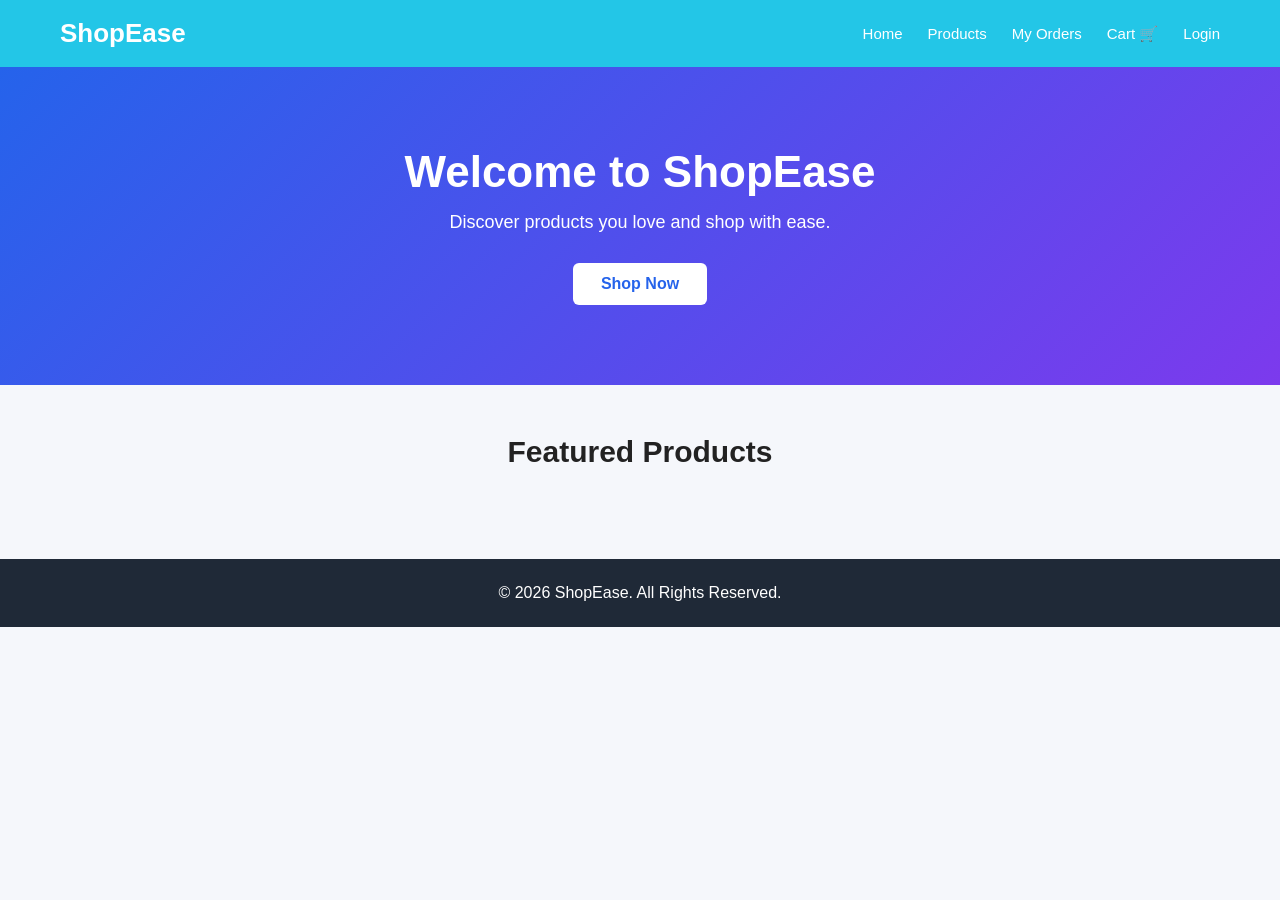
<file: index.html>
<!DOCTYPE html>
<html lang="en">
<head>
    <meta charset="UTF-8">
    <meta name="viewport" content="width=device-width, initial-scale=1.0">

    <title>ShopEase - E-commerce Website</title>

    <link rel="stylesheet" href="style.css">
</head>

<body>

    <!-- Header -->
    <header class="navbar">

        <div class="logo">
            ShopEase
        </div>

        <nav>
            <a href="index.html">Home</a>
            <a href="pages/products.html">Products</a>
            <a href="pages/orders.html">My Orders</a>
            <a href="pages/cart.html">Cart 🛒</a>
            <a href="pages/login.html">Login</a>
        </nav>

    </header>


    <!-- Main Dashboard -->
    <main>

        <!-- Welcome Section -->
        <section class="hero">

            <h1>Welcome to ShopEase</h1>

            <p>
                Discover products you love and shop with ease.
            </p>

            <button>
                Shop Now
            </button>

        </section>


        <!-- Products Section -->
        <section class="products-section">

            <h2>Featured Products</h2>

            <div id="productContainer" class="product-container">

                <!-- Products will be displayed here using JavaScript -->

            </div>

        </section>

    </main>


    <!-- Footer -->
    <footer>

        <p>
            © 2026 ShopEase. All Rights Reserved.
        </p>

    </footer>


    <script src="script.js"></script>

</body>
</html>
</file>
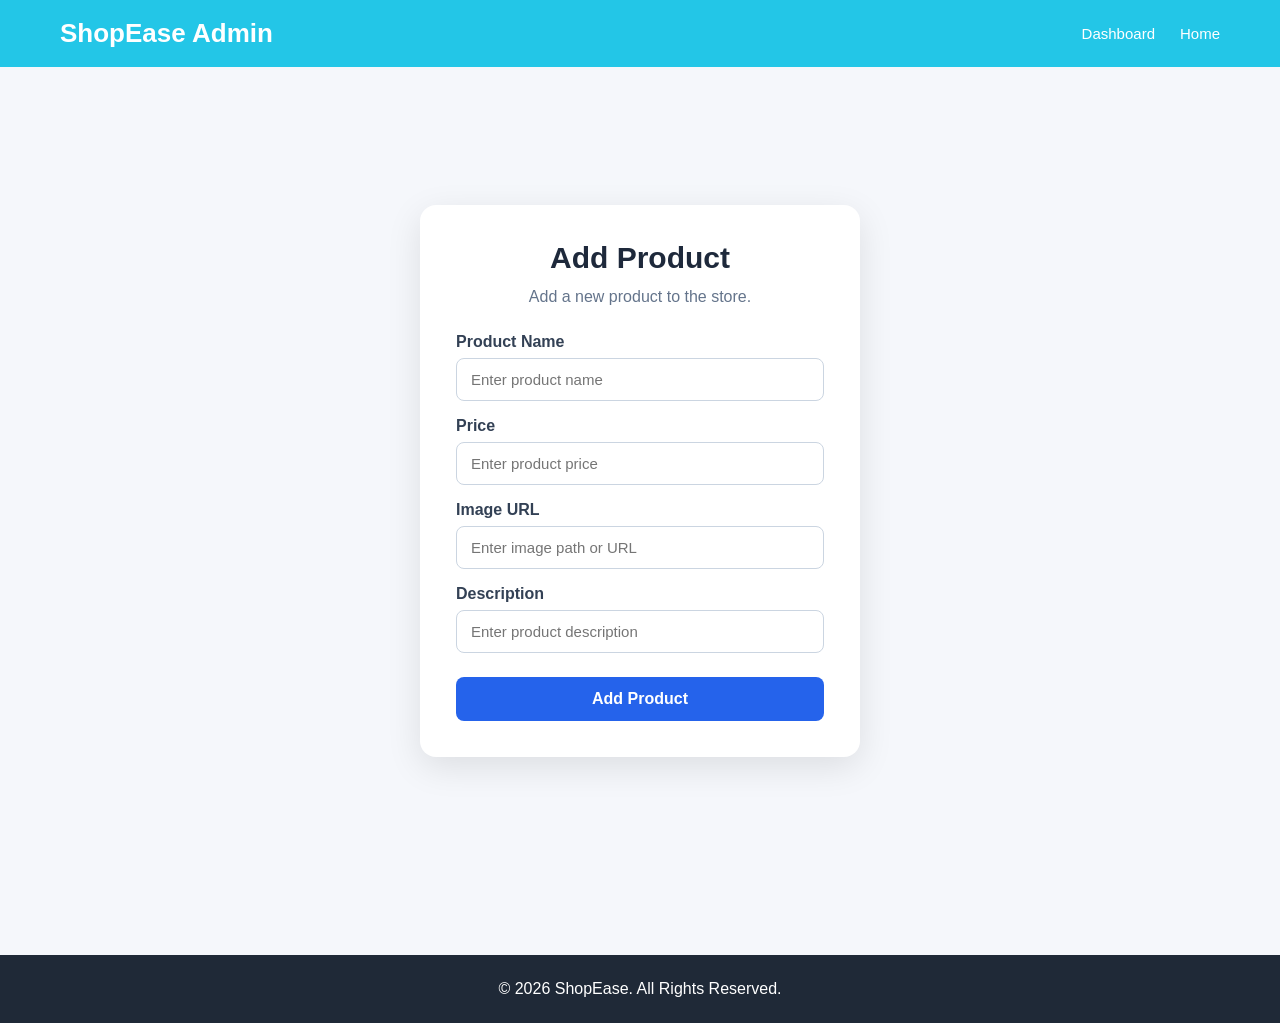
<file: admin/add-product.html>
<!DOCTYPE html>
<html lang="en">

<head>

    <meta charset="UTF-8">

    <meta name="viewport"
          content="width=device-width, initial-scale=1.0">

    <title>Add Product - ShopEase</title>

    <link rel="stylesheet"
          href="../style.css">

</head>

<body>

    <!-- Header -->

    <header class="navbar">

        <div class="logo">
            ShopEase Admin
        </div>

        <nav>

            <a href="admin-dashboard.html">
                Dashboard
            </a>

            <a href="../index.html">
                Home
            </a>

        </nav>

    </header>


    <!-- Add Product Section -->

    <main>

        <section class="auth-section">

            <div class="auth-card">

                <h1>
                    Add Product
                </h1>

                <p>
                    Add a new product to the store.
                </p>


                <form id="addProductForm">

                    <label for="productName">
                        Product Name
                    </label>

                    <input
                        type="text"
                        id="productName"
                        placeholder="Enter product name"
                        required
                    >


                    <label for="productPrice">
                        Price
                    </label>

                    <input
                        type="number"
                        id="productPrice"
                        placeholder="Enter product price"
                        min="1"
                        required
                    >


                    <label for="productImage">
                        Image URL
                    </label>

                    <input
                        type="text"
                        id="productImage"
                        placeholder="Enter image path or URL"
                        required
                    >


                    <label for="productDescription">
                        Description
                    </label>

                    <input
                        type="text"
                        id="productDescription"
                        placeholder="Enter product description"
                        required
                    >


                    <button type="submit">
                        Add Product
                    </button>

                </form>

            </div>

        </section>

    </main>


    <!-- Footer -->

    <footer>

        <p>
            © 2026 ShopEase. All Rights Reserved.
        </p>

    </footer>


    <script src="../script.js"></script>

</body>

</html>
</file>
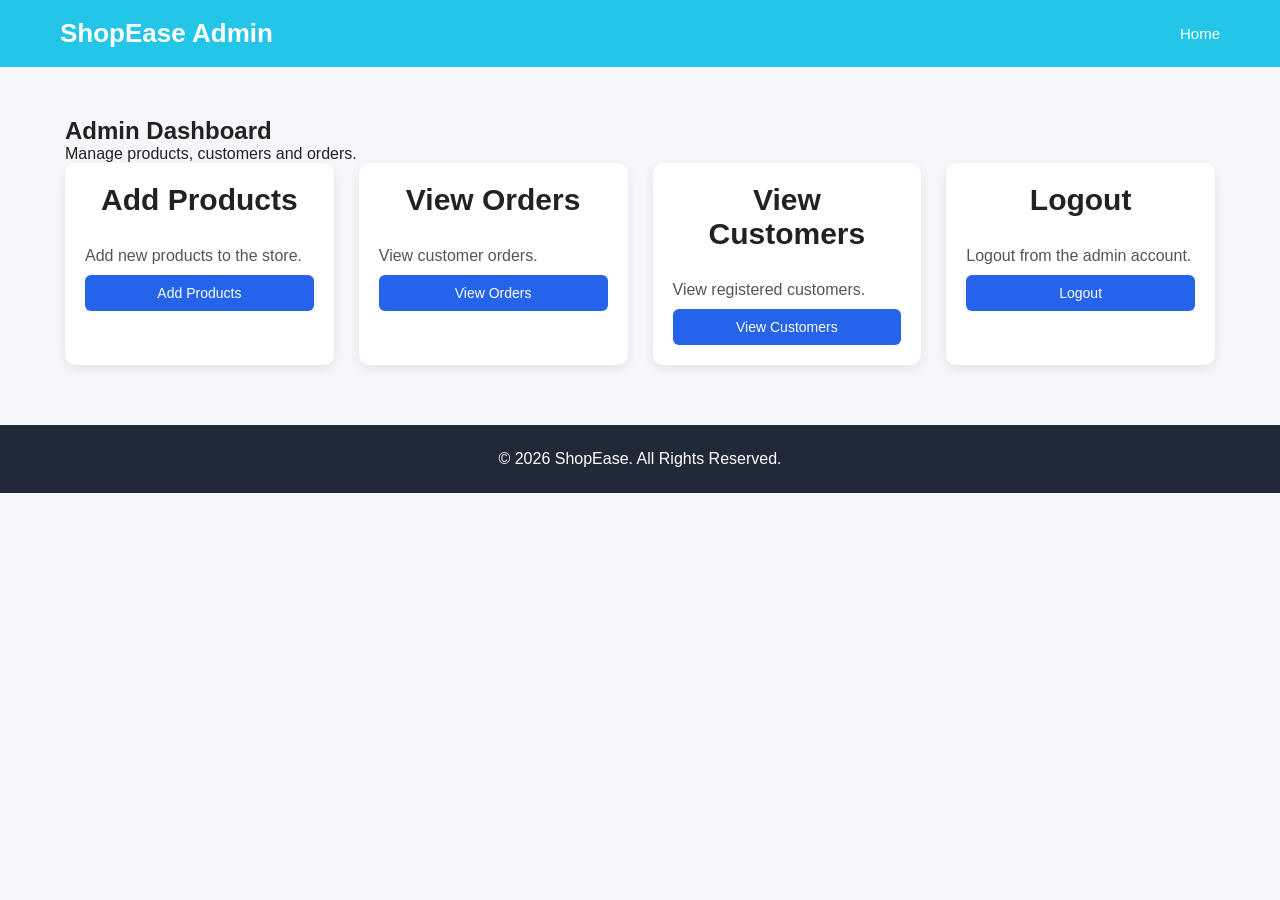
<file: admin/admin-dashboard.html>
<!DOCTYPE html>
<html lang="en">

<head>

    <meta charset="UTF-8">

    <meta name="viewport"
          content="width=device-width, initial-scale=1.0">

    <title>Admin Dashboard - ShopEase</title>

    <link rel="stylesheet"
          href="../style.css">

</head>

<body>

    <!-- Header -->

    <header class="navbar">

        <div class="logo">
            ShopEase Admin
        </div>

        <nav>

            <a href="../index.html">
                Home
            </a>

        </nav>

    </header>


    <!-- Admin Dashboard -->

    <main>

        <section class="products-section">

            <h1>
                Admin Dashboard
            </h1>

            <p>
                Manage products, customers and orders.
            </p>


            <div class="product-container">

                <div class="product-card">

                    <h2>
                        Add Products
                    </h2>

                    <p>
                        Add new products to the store.
                    </p>

                    <a href="add-product.html">
                        <button>
                            Add Products
                        </button>
                    </a>

                </div>


                <div class="product-card">

                    <h2>
                        View Orders
                    </h2>

                    <p>
                        View customer orders.
                    </p>

                    <a href="view-orders.html">
                        <button>
                            View Orders
                        </button>
                    </a>

                </div>


                <div class="product-card">

                    <h2>
                        View Customers
                    </h2>

                    <p>
                        View registered customers.
                    </p>

                    <a href="view-customers.html">
                        <button>
                            View Customers
                        </button>
                    </a>

                </div>


                <div class="product-card">

                    <h2>
                        Logout
                    </h2>

                    <p>
                        Logout from the admin account.
                    </p>

                    <button onclick="logoutAdmin()">
                        Logout
                    </button>

                </div>

            </div>

        </section>

    </main>


    <!-- Footer -->

    <footer>

        <p>
            © 2026 ShopEase. All Rights Reserved.
        </p>

    </footer>


    <script src="../script.js"></script>

</body>

</html>
</file>
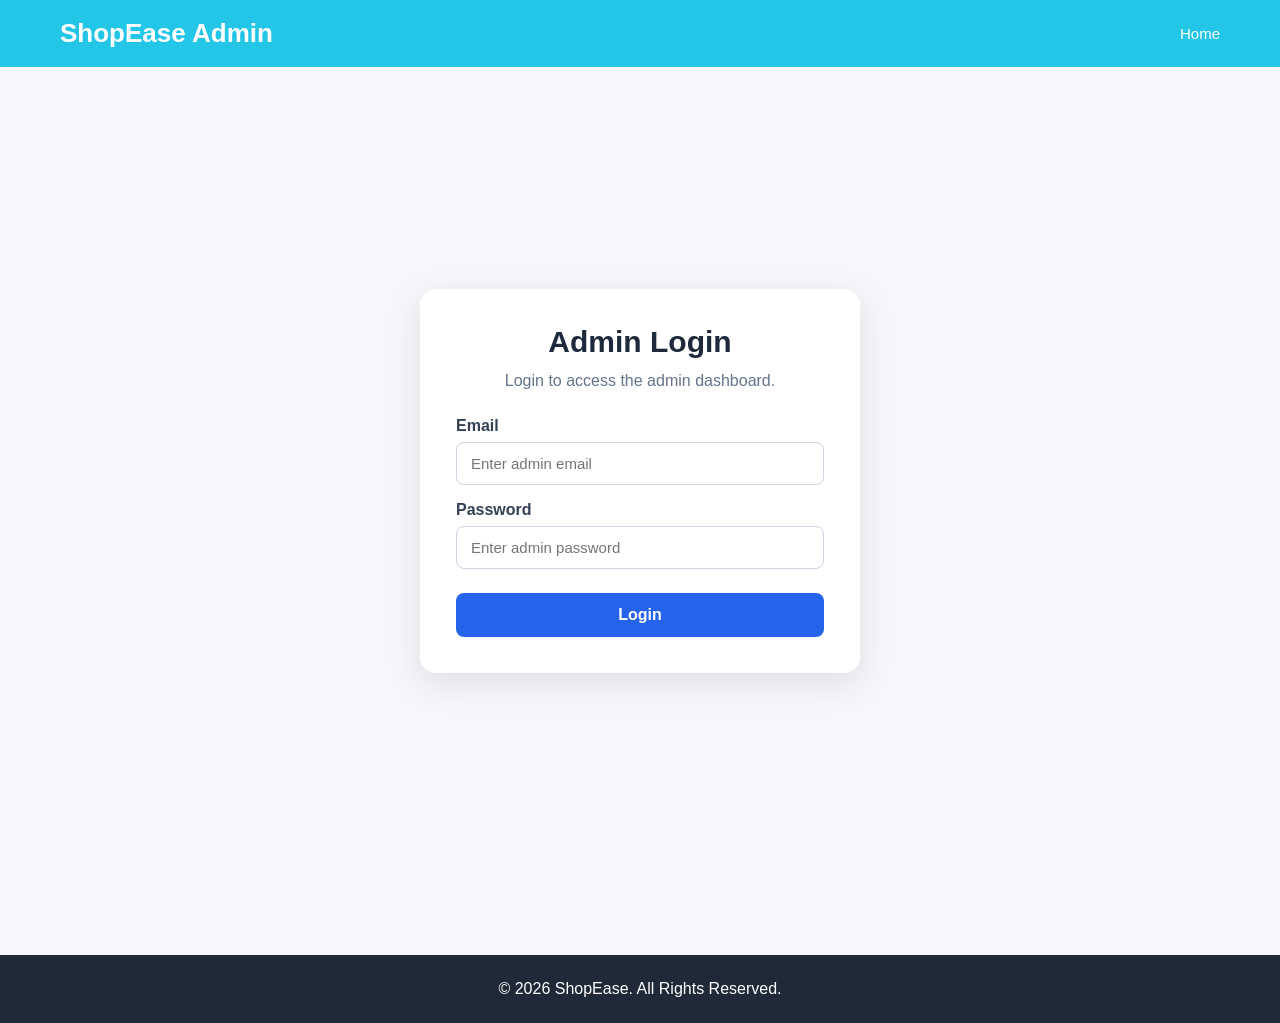
<file: admin/admin-login.html>
<!DOCTYPE html>
<html lang="en">

<head>

    <meta charset="UTF-8">

    <meta name="viewport"
          content="width=device-width, initial-scale=1.0">

    <title>Admin Login - ShopEase</title>

    <link rel="stylesheet"
          href="../style.css">

</head>


<body>

    <!-- Header -->

    <header class="navbar">

        <div class="logo">
            ShopEase Admin
        </div>

        <nav>

            <a href="../index.html">
                Home
            </a>

        </nav>

    </header>


    <!-- Admin Login -->

    <main>

        <section class="auth-section">

            <div class="auth-card">

                <h1>
                    Admin Login
                </h1>

                <p>
                    Login to access the admin dashboard.
                </p>


                <form id="adminLoginForm">

                    <label for="adminEmail">
                        Email
                    </label>

                    <input
                        type="email"
                        id="adminEmail"
                        placeholder="Enter admin email"
                        required
                    >


                    <label for="adminPassword">
                        Password
                    </label>

                    <input
                        type="password"
                        id="adminPassword"
                        placeholder="Enter admin password"
                        required
                    >


                    <button type="submit">
                        Login
                    </button>

                </form>

            </div>

        </section>

    </main>


    <!-- Footer -->

    <footer>

        <p>
            © 2026 ShopEase. All Rights Reserved.
        </p>

    </footer>


    <script src="../script.js"></script>

</body>

</html>
</file>
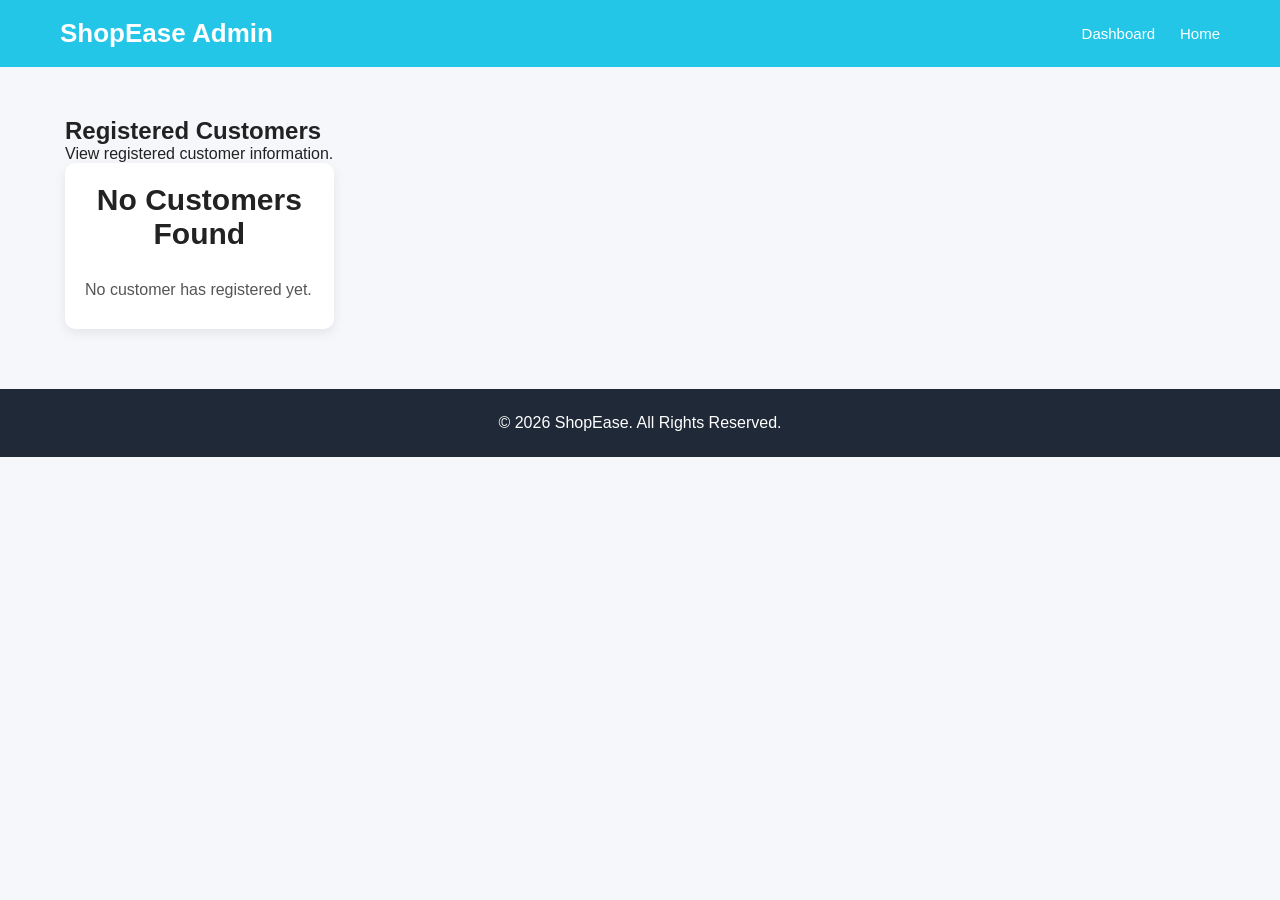
<file: admin/view-customers.html>
<!DOCTYPE html>
<html lang="en">

<head>

    <meta charset="UTF-8">

    <meta name="viewport"
          content="width=device-width, initial-scale=1.0">

    <title>View Customers - ShopEase</title>

    <link rel="stylesheet"
          href="../style.css">

</head>

<body>

    <!-- Header -->

    <header class="navbar">

        <div class="logo">
            ShopEase Admin
        </div>

        <nav>

            <a href="admin-dashboard.html">
                Dashboard
            </a>

            <a href="../index.html">
                Home
            </a>

        </nav>

    </header>


    <!-- Customers Section -->

    <main>

        <section class="products-section">

            <h1>
                Registered Customers
            </h1>

            <p>
                View registered customer information.
            </p>


            <div id="customersContainer"
                 class="product-container">

                <!-- Customers will be displayed here -->

            </div>

        </section>

    </main>


    <!-- Footer -->

    <footer>

        <p>
            © 2026 ShopEase. All Rights Reserved.
        </p>

    </footer>


    <script src="../script.js"></script>

</body>

</html>
</file>
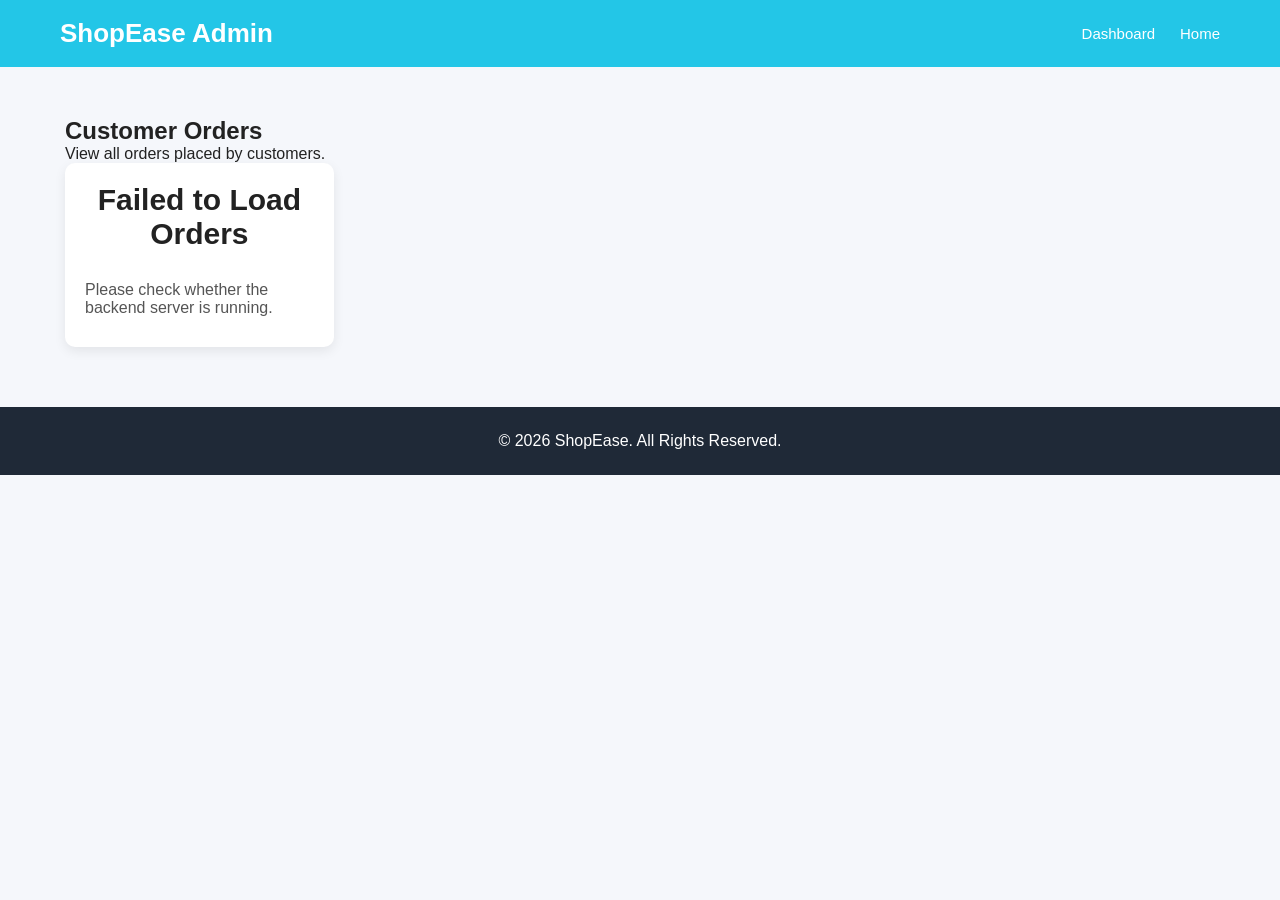
<file: admin/view-orders.html>
<!DOCTYPE html>
<html lang="en">

<head>

    <meta charset="UTF-8">

    <meta name="viewport"
          content="width=device-width, initial-scale=1.0">

    <title>View Orders - ShopEase</title>

    <link rel="stylesheet"
          href="../style.css">

</head>

<body>

    <!-- Header -->

    <header class="navbar">

        <div class="logo">
            ShopEase Admin
        </div>

        <nav>

            <a href="admin-dashboard.html">
                Dashboard
            </a>

            <a href="../index.html">
                Home
            </a>

        </nav>

    </header>


    <!-- Orders Section -->

    <main>

        <section class="products-section">

            <h1>
                Customer Orders
            </h1>

            <p>
                View all orders placed by customers.
            </p>


            <div id="adminOrdersContainer"
                 class="product-container">

                <!-- Orders will be displayed here -->

            </div>

        </section>

    </main>


    <!-- Footer -->

    <footer>

        <p>
            © 2026 ShopEase. All Rights Reserved.
        </p>

    </footer>


    <script src="../script.js"></script>

</body>

</html>
</file>
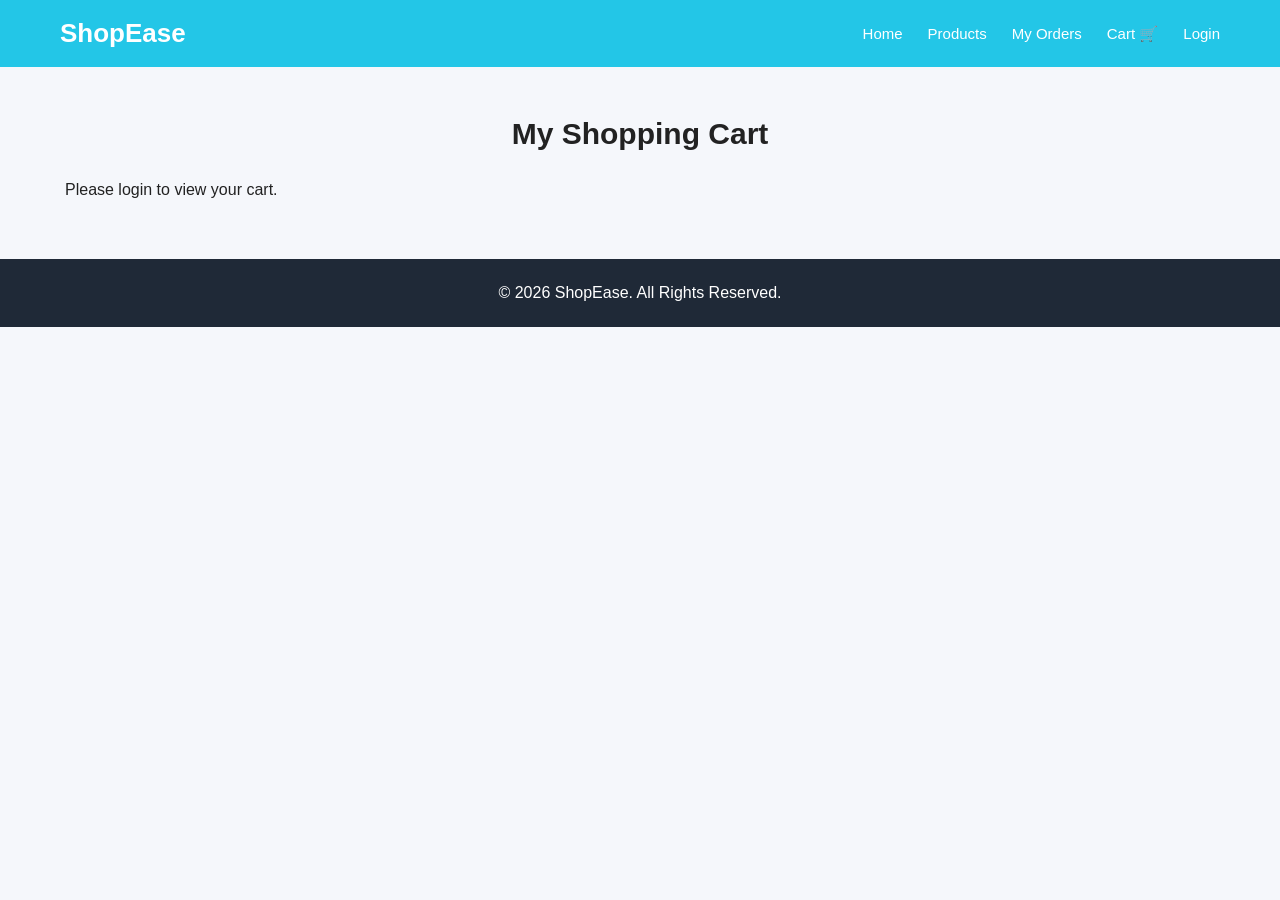
<file: pages/cart.html>
<!DOCTYPE html>
<html lang="en">

<head>

    <meta charset="UTF-8">

    <meta name="viewport"
          content="width=device-width, initial-scale=1.0">

    <title>ShopEase - Cart</title>

    <link rel="stylesheet"
          href="../style.css">

</head>

<body>

    <!-- Navigation Bar -->

    <header class="navbar">

        <div class="logo">
            ShopEase
        </div>

        <nav>

            <a href="../index.html">
                Home
            </a>

            <a href="products.html">
                Products
            </a>

            <a href="orders.html">
                My Orders
            </a>

            <a href="cart.html">
                Cart 🛒
            </a>

            <a href="login.html">
                Login
            </a>

        </nav>

    </header>


    <!-- Cart Section -->

    <main>

        <section class="products-section">

            <h2>
                My Shopping Cart
            </h2>

            <div id="cartContainer">

                <!-- Cart items will appear here -->

            </div>

        </section>

    </main>


    <!-- Footer -->

    <footer>

        <p>
            © 2026 ShopEase. All Rights Reserved.
        </p>

    </footer>


    <script src="../script.js"></script>

</body>

</html>
</file>
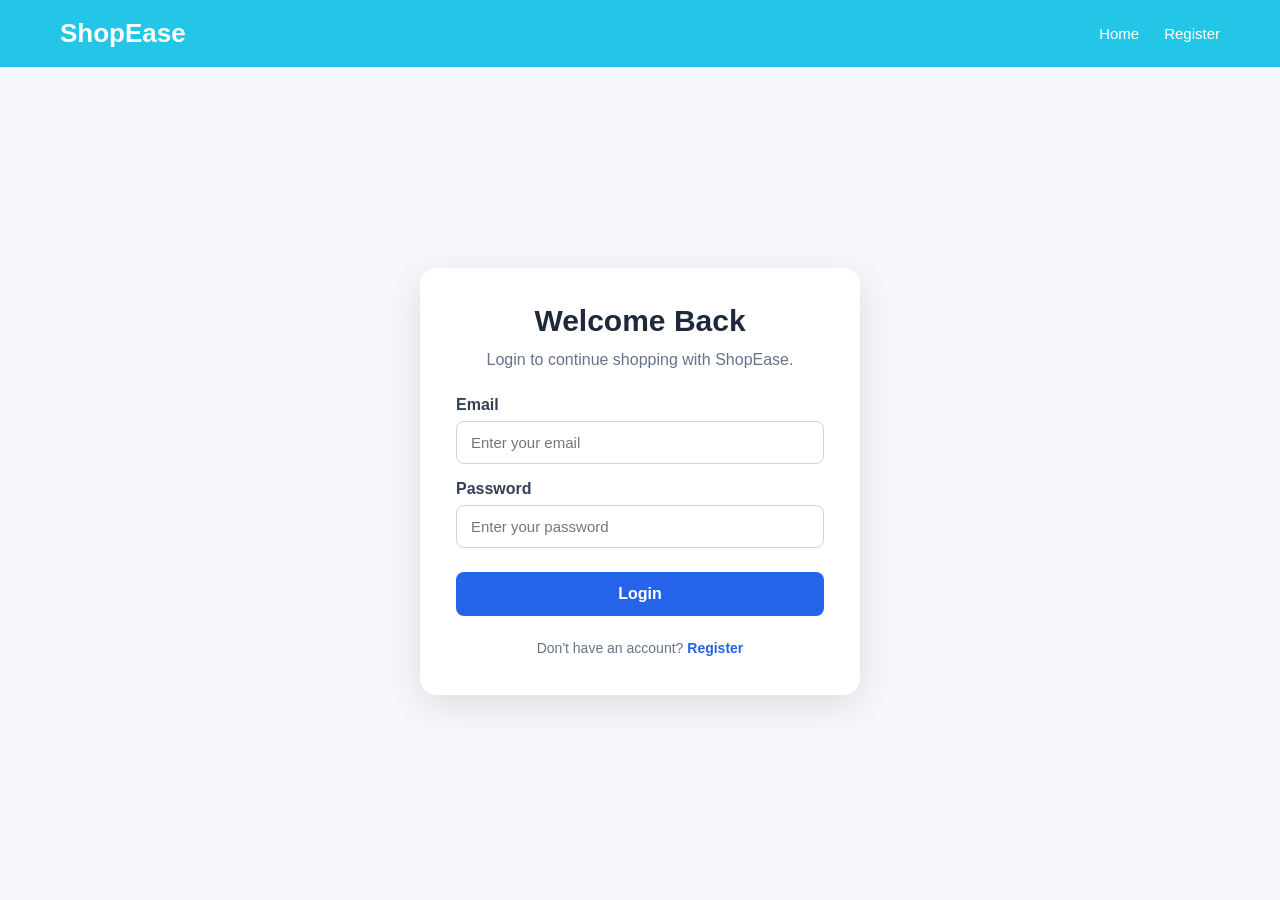
<file: pages/login.html>
<!DOCTYPE html>
<html lang="en">

<head>

    <meta charset="UTF-8">

    <meta name="viewport"
          content="width=device-width, initial-scale=1.0">

    <title>ShopEase - Login</title>

    <link rel="stylesheet"
          href="../style.css">

</head>

<body>

    <!-- Navigation Bar -->

    <header class="navbar">

        <div class="logo">
            ShopEase
        </div>

        <nav>

            <a href="../index.html">
                Home
            </a>

            <a href="register.html">
                Register
            </a>

        </nav>

    </header>


    <!-- Login Section -->

    <main>

        <section class="auth-section">

            <div class="auth-card">

                <h1>
                    Welcome Back
                </h1>

                <p>
                    Login to continue shopping with ShopEase.
                </p>


                <form id="loginForm">

                    <label for="loginEmail">
                        Email
                    </label>

                    <input
                        type="email"
                        id="loginEmail"
                        placeholder="Enter your email"
                        required
                    >


                    <label for="loginPassword">
                        Password
                    </label>

                    <input
                        type="password"
                        id="loginPassword"
                        placeholder="Enter your password"
                        required
                    >


                    <button type="submit">
                        Login
                    </button>

                </form>


                <p class="auth-link">

                    Don't have an account?

                    <a href="register.html">
                        Register
                    </a>

                </p>

            </div>

        </section>

    </main>


    <script src="../script.js"></script>

</body>

</html>
</file>
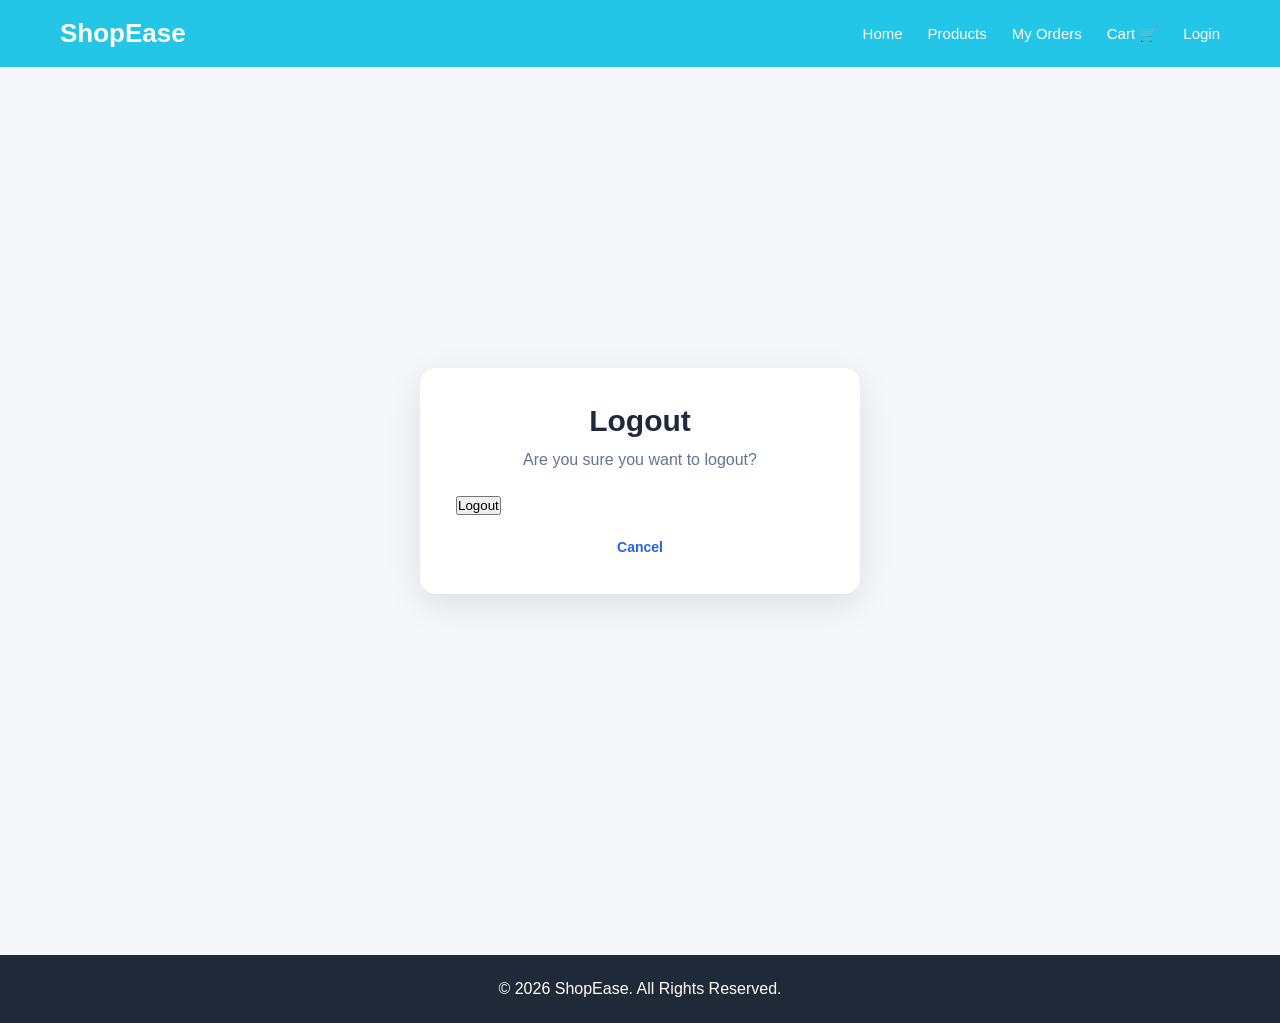
<file: pages/logout.html>
<!DOCTYPE html>
<html lang="en">

<head>

    <meta charset="UTF-8">

    <meta name="viewport"
          content="width=device-width, initial-scale=1.0">

    <title>Logout - ShopEase</title>

    <link rel="stylesheet"
          href="../style.css">

</head>


<body>

    <!-- Header -->

    <header class="navbar">

        <div class="logo">
            ShopEase
        </div>

        <nav>

            <a href="../index.html">
                Home
            </a>

            <a href="products.html">
                Products
            </a>

            <a href="orders.html">
                My Orders
            </a>

            <a href="cart.html">
                Cart 🛒
            </a>

            <a href="login.html">
                Login
            </a>

        </nav>

    </header>


    <!-- Logout Section -->

    <main>

        <section class="auth-section">

            <div class="auth-card">

                <h1>
                    Logout
                </h1>

                <p>
                    Are you sure you want to logout?
                </p>

                <button
                    onclick="logoutUser()">
                    Logout
                </button>

                <p class="auth-link">

                    <a href="../index.html">
                        Cancel
                    </a>

                </p>

            </div>

        </section>

    </main>


    <!-- Footer -->

    <footer>

        <p>
            © 2026 ShopEase. All Rights Reserved.
        </p>

    </footer>


    <script src="../script.js"></script>

</body>

</html>
</file>
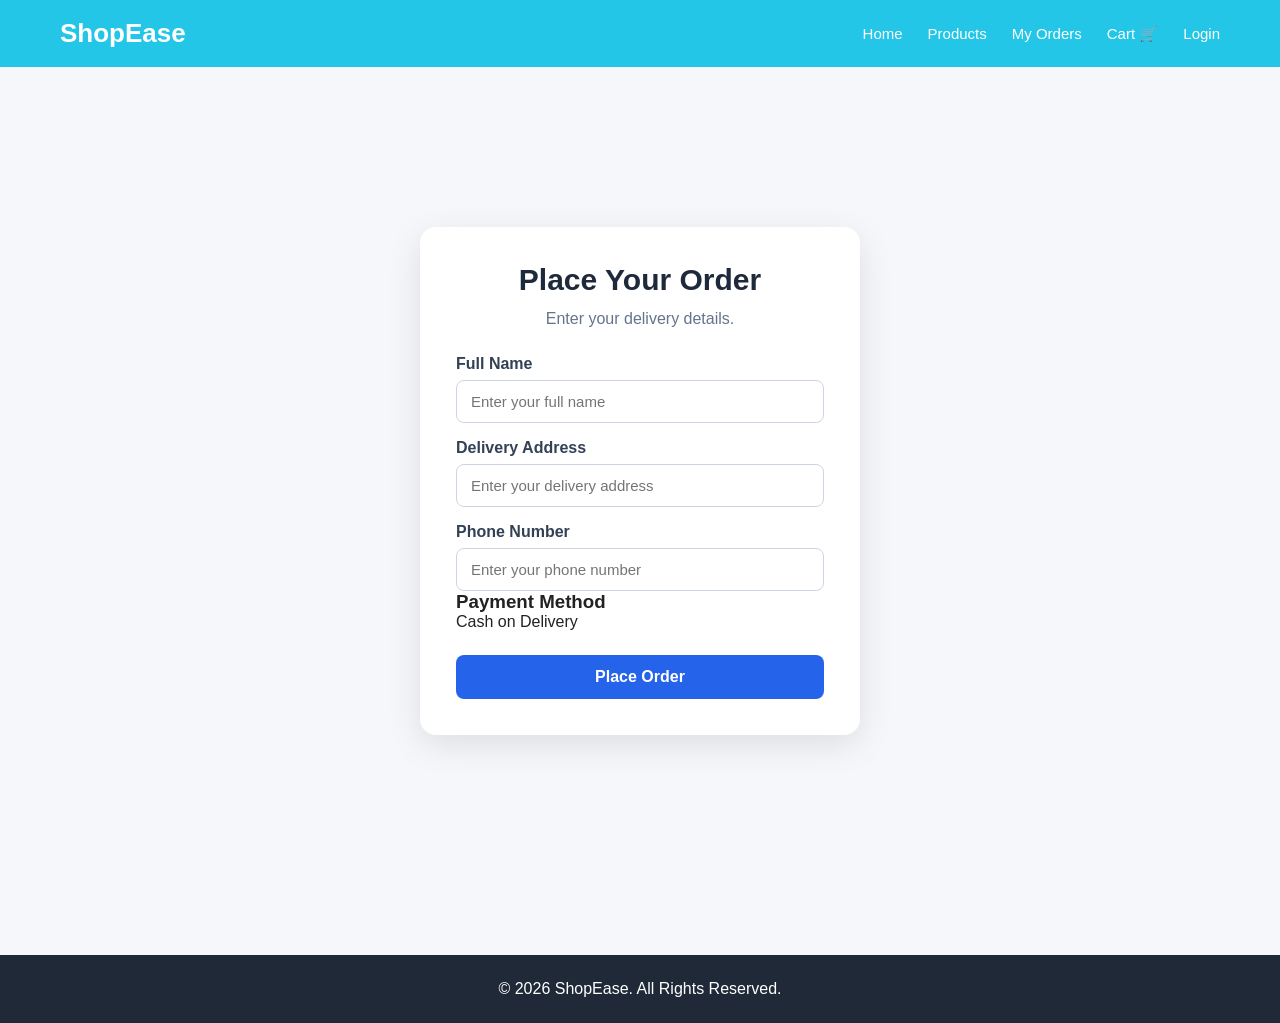
<file: pages/order.html>
<!DOCTYPE html>
<html lang="en">

<head>

    <meta charset="UTF-8">

    <meta name="viewport"
          content="width=device-width, initial-scale=1.0">

    <title>ShopEase - Order</title>

    <link rel="stylesheet"
          href="../style.css">

</head>

<body>

    <!-- Navigation Bar -->

    <header class="navbar">

        <div class="logo">
            ShopEase
        </div>

        <nav>

            <a href="../index.html">
                Home
            </a>

            <a href="products.html">
                Products
            </a>

            <a href="orders.html">
                My Orders
            </a>

            <a href="cart.html">
                Cart 🛒
            </a>

            <a href="login.html">
                Login
            </a>

        </nav>

    </header>


    <!-- Order Section -->

    <main>

        <section class="auth-section">

            <div class="auth-card">

                <h1>
                    Place Your Order
                </h1>

                <p>
                    Enter your delivery details.
                </p>


                <form id="orderForm">

                    <label for="orderName">
                        Full Name
                    </label>

                    <input
                        type="text"
                        id="orderName"
                        placeholder="Enter your full name"
                        required
                    >


                    <label for="orderAddress">
                        Delivery Address
                    </label>

                    <input
                        type="text"
                        id="orderAddress"
                        placeholder="Enter your delivery address"
                        required
                    >


                    <label for="orderPhone">
                        Phone Number
                    </label>

                    <input
                        type="tel"
                        id="orderPhone"
                        placeholder="Enter your phone number"
                        required
                    >


                    <h3>
                        Payment Method
                    </h3>

                    <p>
                        Cash on Delivery
                    </p>


                    <button type="submit">
                        Place Order
                    </button>

                </form>

            </div>

        </section>

    </main>


    <!-- Footer -->

    <footer>

        <p>
            © 2026 ShopEase. All Rights Reserved.
        </p>

    </footer>


    <script src="../script.js"></script>

</body>

</html>
</file>
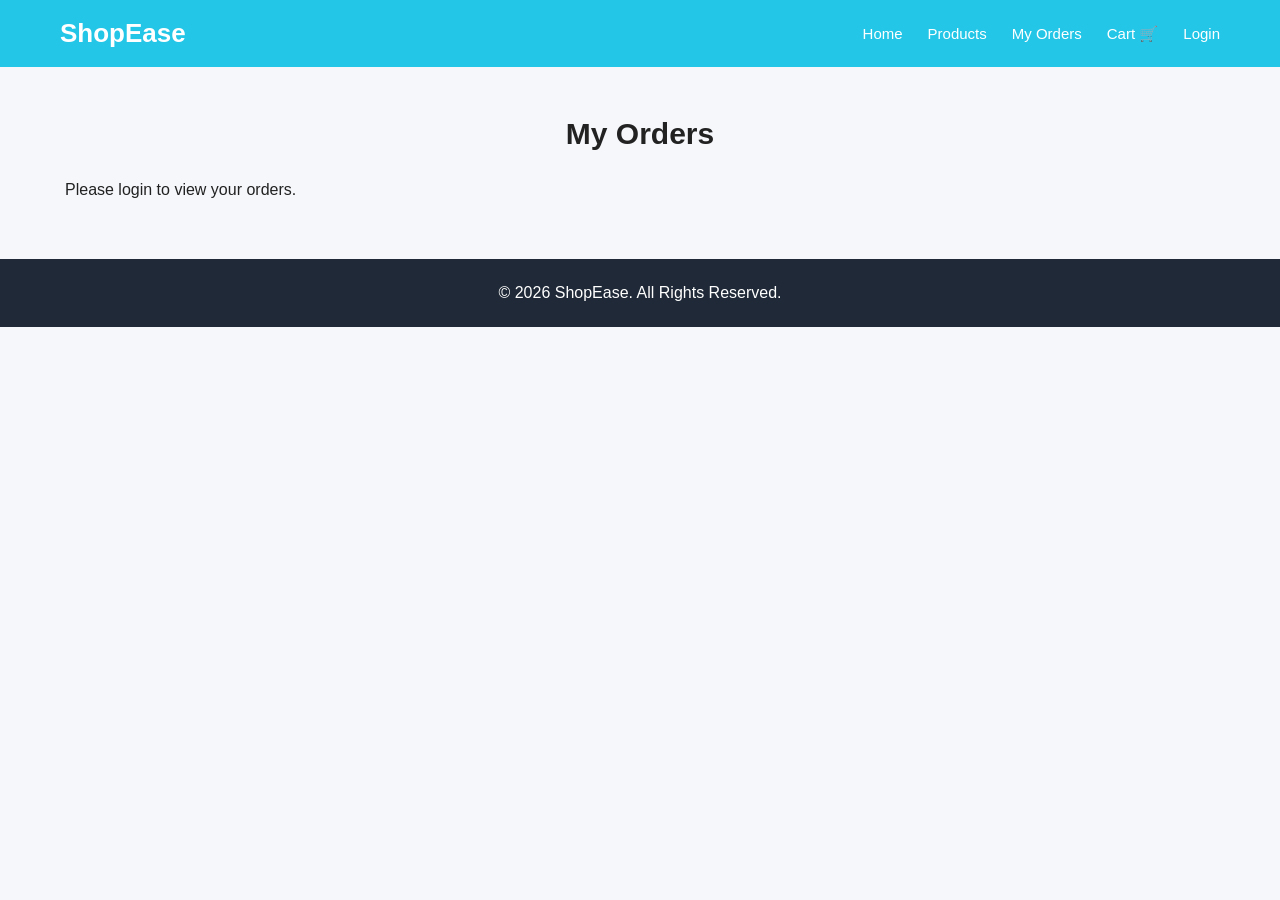
<file: pages/orders.html>
<!DOCTYPE html>
<html lang="en">

<head>

    <meta charset="UTF-8">

    <meta name="viewport"
          content="width=device-width, initial-scale=1.0">

    <title>ShopEase - My Orders</title>

    <link rel="stylesheet"
          href="../style.css">

</head>

<body>

    <!-- Navigation Bar -->

    <header class="navbar">

        <div class="logo">
            ShopEase
        </div>

        <nav>

            <a href="../index.html">
                Home
            </a>

            <a href="products.html">
                Products
            </a>

            <a href="orders.html">
                My Orders
            </a>

            <a href="cart.html">
                Cart 🛒
            </a>

            <a href="login.html">
                Login
            </a>

        </nav>

    </header>


    <!-- Orders Section -->

    <main>

        <section class="products-section">

            <h2>
                My Orders
            </h2>

            <div id="ordersContainer">

                <!-- Orders will appear here -->

                <p>
                    No orders placed yet.
                </p>

            </div>

        </section>

    </main>


    <!-- Footer -->

    <footer>

        <p>
            © 2026 ShopEase. All Rights Reserved.
        </p>

    </footer>


    <script src="../script.js"></script>

</body>

</html>
</file>
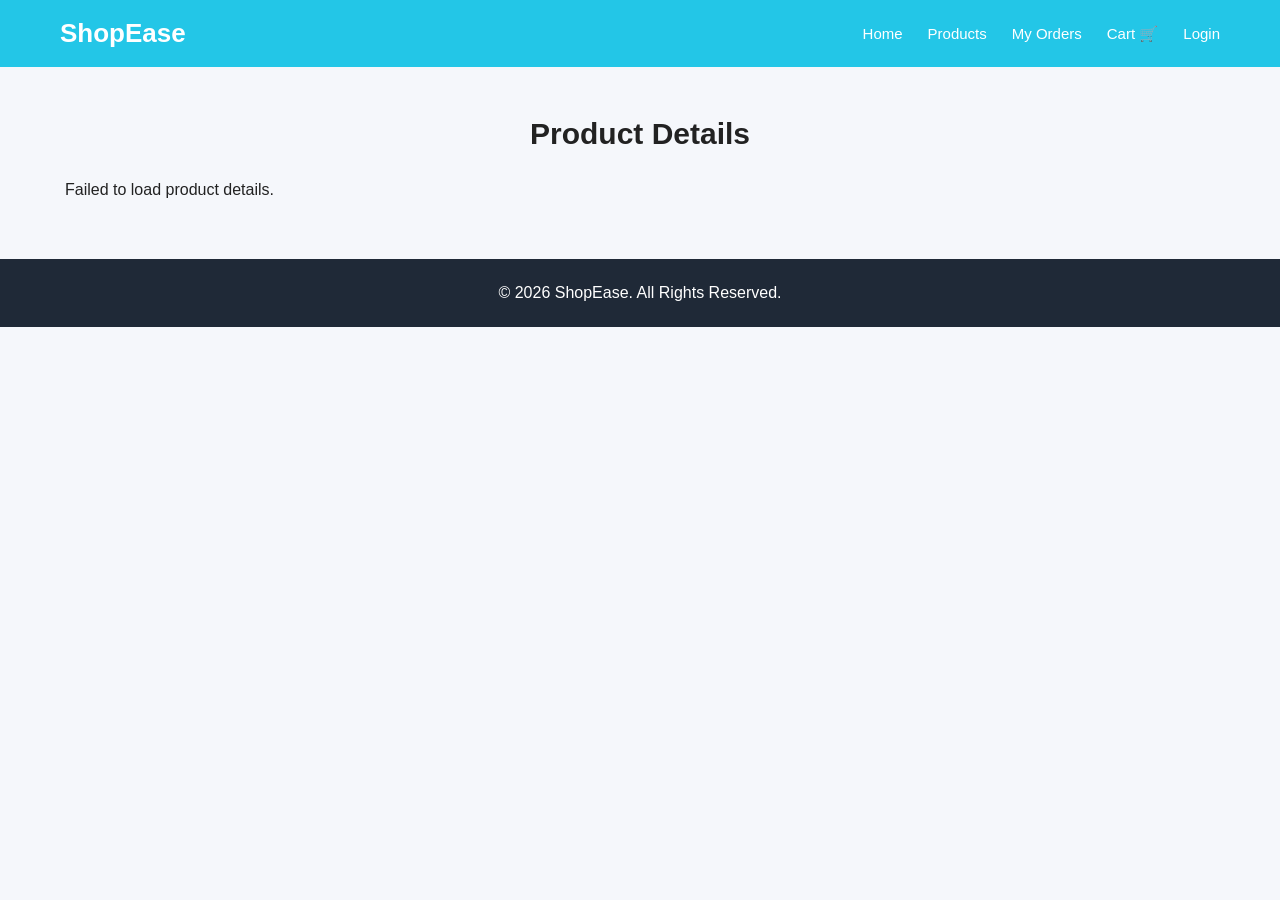
<file: pages/product.html>
<!DOCTYPE html>
<html lang="en">

<head>

    <meta charset="UTF-8">

    <meta name="viewport"
          content="width=device-width, initial-scale=1.0">

    <title>Product Details - ShopEase</title>

    <link rel="stylesheet"
          href="../style.css">

</head>


<body>

    <!-- Header -->

    <header class="navbar">

        <div class="logo">
            ShopEase
        </div>

        <nav>

            <a href="../index.html">
                Home
            </a>

            <a href="products.html">
                Products
            </a>

            <a href="orders.html">
                My Orders
            </a>

            <a href="cart.html">
                Cart 🛒
            </a>

            <a href="login.html">
                Login
            </a>

        </nav>

    </header>


    <!-- Product Details -->

    <main>

        <section class="products-section">

            <h2>
                Product Details
            </h2>

            <div id="productDetails"
                 class="product-container">

                <!-- Product details will be displayed here -->

            </div>

        </section>

    </main>


    <!-- Footer -->

    <footer>

        <p>
            © 2026 ShopEase. All Rights Reserved.
        </p>

    </footer>


    <script src="../script.js"></script>

</body>

</html>
</file>
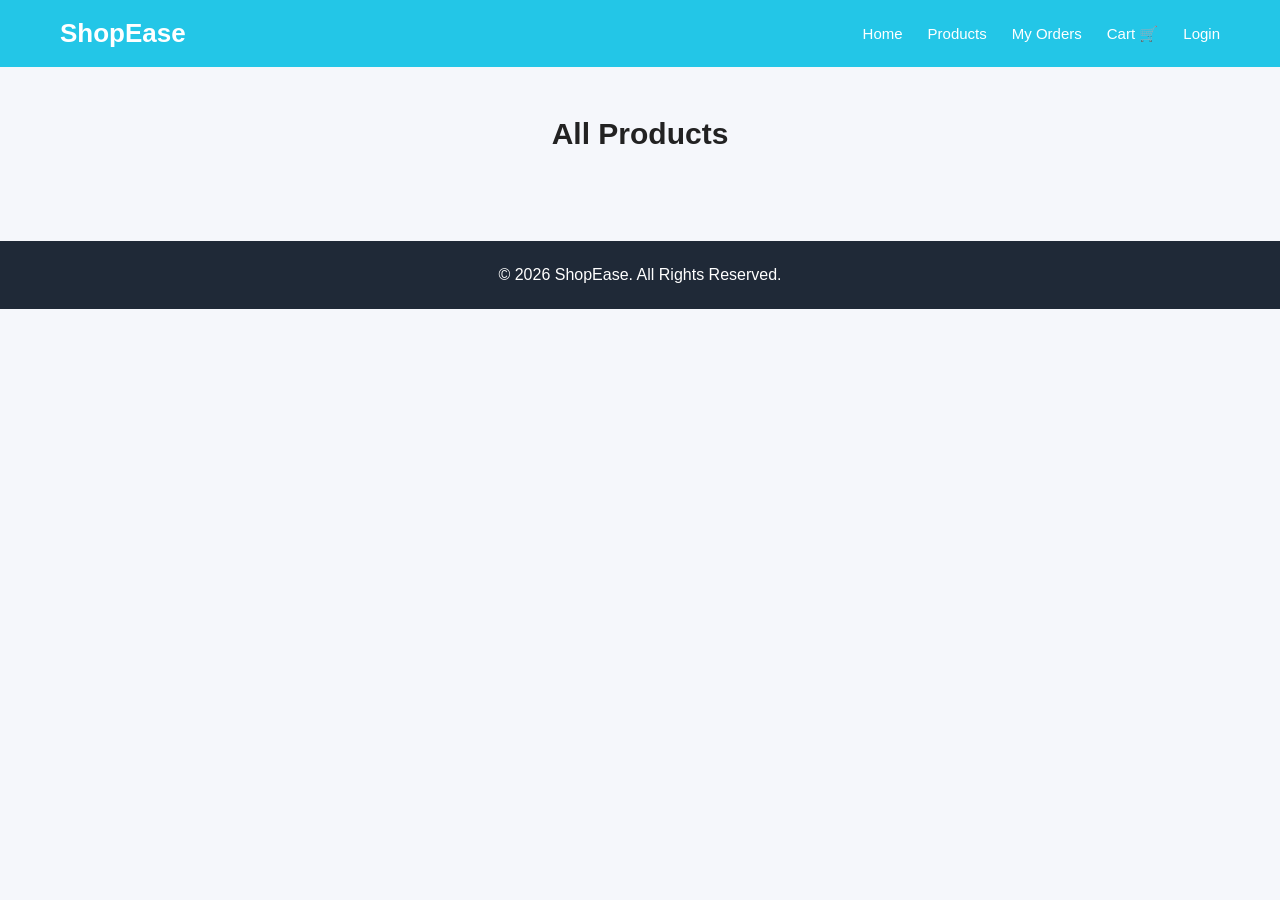
<file: pages/products.html>
<!DOCTYPE html>
<html lang="en">

<head>

    <meta charset="UTF-8">

    <meta name="viewport"
          content="width=device-width, initial-scale=1.0">

    <title>ShopEase - Products</title>

    <link rel="stylesheet"
          href="../style.css">

</head>

<body>

    <!-- Navigation Bar -->

    <header class="navbar">

        <div class="logo">
            ShopEase
        </div>

        <nav>

            <a href="../index.html">
                Home
            </a>

            <a href="products.html">
                Products
            </a>

            <a href="orders.html">
                My Orders
            </a>

            <a href="cart.html">
                Cart 🛒
            </a>

            <a href="login.html">
                Login
            </a>

        </nav>

    </header>


    <!-- Products Section -->

    <main>

        <section class="products-section">

            <h2>
                All Products
            </h2>

            <div
                id="productContainer"
                class="product-container"
            >

                <!-- Products will be displayed here -->

            </div>

        </section>

    </main>


    <!-- Footer -->

    <footer>

        <p>
            © 2026 ShopEase. All Rights Reserved.
        </p>

    </footer>


    <script src="../script.js"></script>

</body>

</html>
</file>
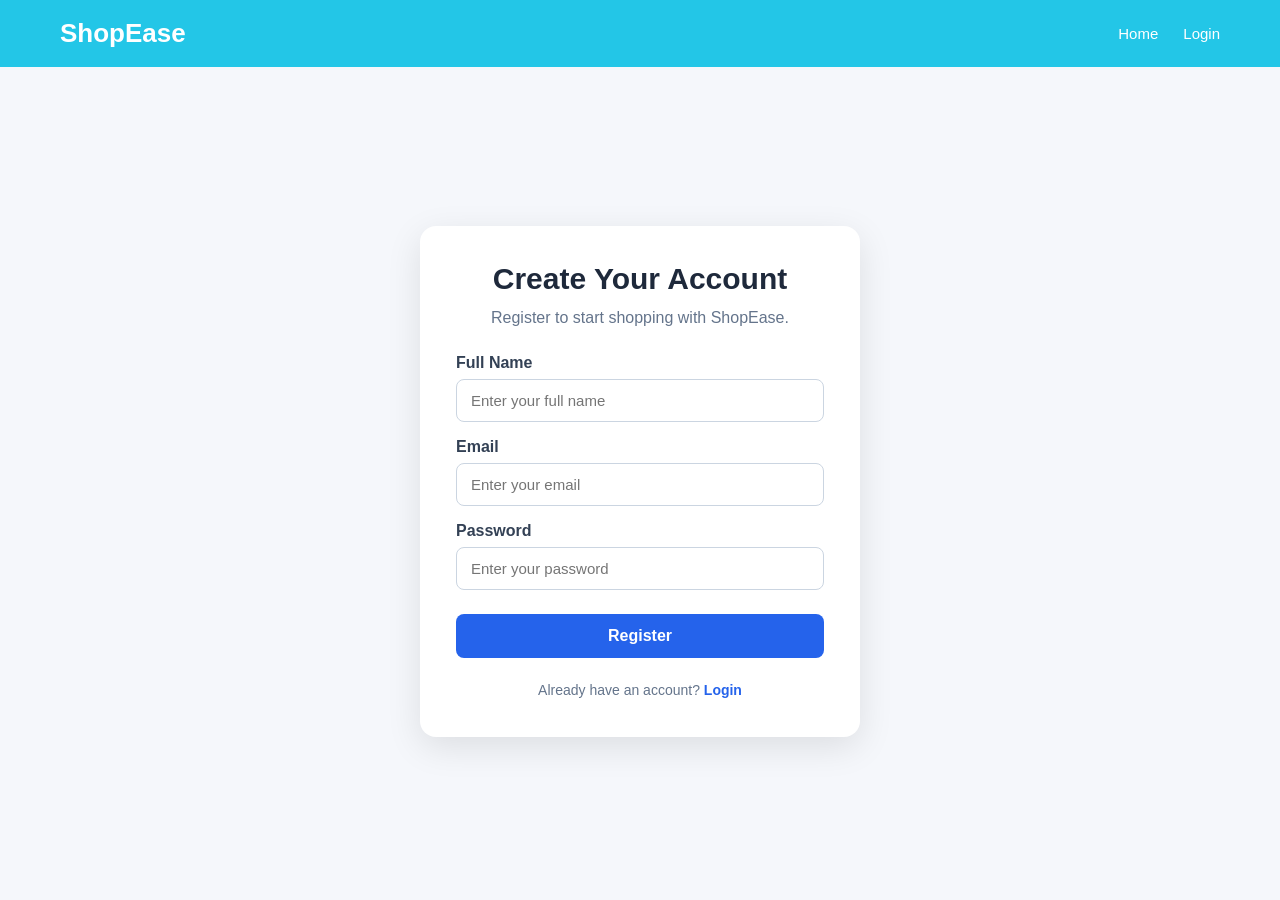
<file: pages/register.html>
<!DOCTYPE html>
<html lang="en">

<head>

    <meta charset="UTF-8">

    <meta name="viewport"
          content="width=device-width, initial-scale=1.0">

    <title>ShopEase - Registration</title>

    <link rel="stylesheet"
          href="../style.css">

</head>

<body>

    <!-- Navigation Bar -->

    <header class="navbar">

        <div class="logo">
            ShopEase
        </div>

        <nav>

            <a href="../index.html">
                Home
            </a>

            <a href="login.html">
                Login
            </a>

        </nav>

    </header>


    <!-- Registration Section -->

    <main>

        <section class="auth-section">

            <div class="auth-card">

                <h1>
                    Create Your Account
                </h1>

                <p>
                    Register to start shopping with ShopEase.
                </p>


                <form id="registerForm">

                    <label for="name">
                        Full Name
                    </label>

                    <input
                        type="text"
                        id="name"
                        placeholder="Enter your full name"
                        required
                    >


                    <label for="email">
                        Email
                    </label>

                    <input
                        type="email"
                        id="email"
                        placeholder="Enter your email"
                        required
                    >


                    <label for="password">
                        Password
                    </label>

                    <input
                        type="password"
                        id="password"
                        placeholder="Enter your password"
                        required
                    >


                    <button type="submit">
                        Register
                    </button>

                </form>


                <p class="auth-link">

                    Already have an account?

                    <a href="login.html">
                        Login
                    </a>

                </p>

            </div>

        </section>

    </main>


    <script src="../script.js"></script>

</body>

</html>
</file>
<file: style.css>
/* ================================
   General Reset
================================ */

* {
    margin: 0;
    padding: 0;
    box-sizing: border-box;
}

body {
    font-family: Arial, sans-serif;
    background-color: #f5f7fb;
    color: #222;
}


/* ================================
   Navigation Bar
================================ */

.navbar {
    display: flex;
    justify-content: space-between;
    align-items: center;

    padding: 18px 60px;

    background-color: #23c6e7;
    color: white;
}

.logo {
    font-size: 26px;
    font-weight: bold;
}

.navbar nav {
    display: flex;
    gap: 25px;
}

.navbar nav a {
    color: white;
    text-decoration: none;
    font-size: 15px;
}

.navbar nav a:hover {
    color: #60a5fa;
}


/* ================================
   Hero Section
================================ */

.hero {
    text-align: center;

    padding: 80px 20px;

    background: linear-gradient(
        135deg,
        #2563eb,
        #7c3aed
    );

    color: white;
}

.hero h1 {
    font-size: 44px;
    margin-bottom: 15px;
}

.hero p {
    font-size: 18px;
    margin-bottom: 30px;
}

.hero button {
    padding: 12px 28px;

    border: none;
    border-radius: 6px;

    background-color: white;
    color: #2563eb;

    font-size: 16px;
    font-weight: bold;

    cursor: pointer;
}

.hero button:hover {
    background-color: #e5e7eb;
}


/* ================================
   Products Section
================================ */

.products-section {
    max-width: 1200px;

    margin: 50px auto;
    padding: 0 25px;
}

.products-section h2 {
    text-align: center;

    margin-bottom: 30px;

    font-size: 30px;
}


/* ================================
   Product Container
================================ */

.product-container {
    display: grid;

    grid-template-columns:
        repeat(4, 1fr);

    gap: 25px;
}


/* ================================
   Product Card
================================ */

.product-card {
    background-color: white;

    border-radius: 10px;

    padding: 20px;

    box-shadow:
        0 4px 12px rgba(0, 0, 0, 0.08);

    transition: transform 0.3s;
}

.product-card:hover {
    transform: translateY(-5px);
}

.product-card img {
    width: 100%;
    height: 200px;

    object-fit: cover;

    border-radius: 8px;

    margin-bottom: 15px;
}

.product-card h3 {
    font-size: 19px;

    margin-bottom: 8px;
}

.product-card p {
    color: #555;

    margin-bottom: 10px;
}

.product-price {
    font-size: 20px;

    font-weight: bold;

    color: #2563eb;

    margin-bottom: 15px;
}

.product-card button {
    width: 100%;

    padding: 10px;

    border: none;

    border-radius: 6px;

    background-color: #2563eb;

    color: white;

    cursor: pointer;

    font-size: 14px;
}

.product-card button:hover {
    background-color: #1d4ed8;
}


/* ================================
   Footer
================================ */

footer {
    margin-top: 60px;

    padding: 25px;

    text-align: center;

    background-color: #1f2937;

    color: white;
}


/* ================================
   Responsive Design
================================ */

@media (max-width: 900px) {

    .product-container {
        grid-template-columns:
            repeat(2, 1fr);
    }

    .navbar {
        padding: 18px 30px;
    }

}


@media (max-width: 600px) {

    .navbar {
        flex-direction: column;

        gap: 15px;

        padding: 20px;
    }

    .navbar nav {
        flex-wrap: wrap;

        justify-content: center;

        gap: 15px;
    }

    .hero {
        padding: 60px 20px;
    }

    .hero h1 {
        font-size: 32px;
    }

    .product-container {
        grid-template-columns: 1fr;
    }

}

/* Centered authentication pages */
.auth-section {
    min-height: calc(100vh - 72px);
    display: flex;
    justify-content: center;
    align-items: center;
    padding: 40px 20px;
}

.auth-card {
    width: 100%;
    max-width: 440px;
    padding: 36px;
    background: #ffffff;
    border-radius: 16px;
    box-shadow: 0 10px 35px rgba(0, 0, 0, 0.10);
}

.auth-card h1 {
    margin-bottom: 10px;
    text-align: center;
    color: #1e293b;
    font-size: 30px;
}

.auth-card > p {
    margin-bottom: 24px;
    text-align: center;
    color: #64748b;
    line-height: 1.5;
}

.auth-card form label {
    display: block;
    margin: 16px 0 7px;
    font-weight: 600;
    color: #334155;
}

.auth-card form input {
    display: block;
    width: 100%;
    padding: 12px 14px;
    border: 1px solid #cbd5e1;
    border-radius: 8px;
    font-size: 15px;
}

.auth-card form input:focus {
    outline: none;
    border-color: #2563eb;
    box-shadow: 0 0 0 3px rgba(37, 99, 235, 0.12);
}

.auth-card form button {
    width: 100%;
    margin-top: 24px;
    padding: 13px;
    border: none;
    border-radius: 8px;
    background: #2563eb;
    color: #ffffff;
    font-size: 16px;
    font-weight: bold;
    cursor: pointer;
}

.auth-card form button:hover {
    background: #1d4ed8;
}

.auth-card .auth-link {
    margin-top: 22px;
    margin-bottom: 0;
    text-align: center;
    font-size: 14px;
}

.auth-card .auth-link a {
    color: #2563eb;
    text-decoration: none;
    font-weight: 600;
}

.auth-card .auth-link a:hover {
    text-decoration: underline;
}

@media (max-width: 480px) {
    .auth-card {
        padding: 26px 22px;
    }

    .auth-card h1 {
        font-size: 26px;
    }
}
</file>
